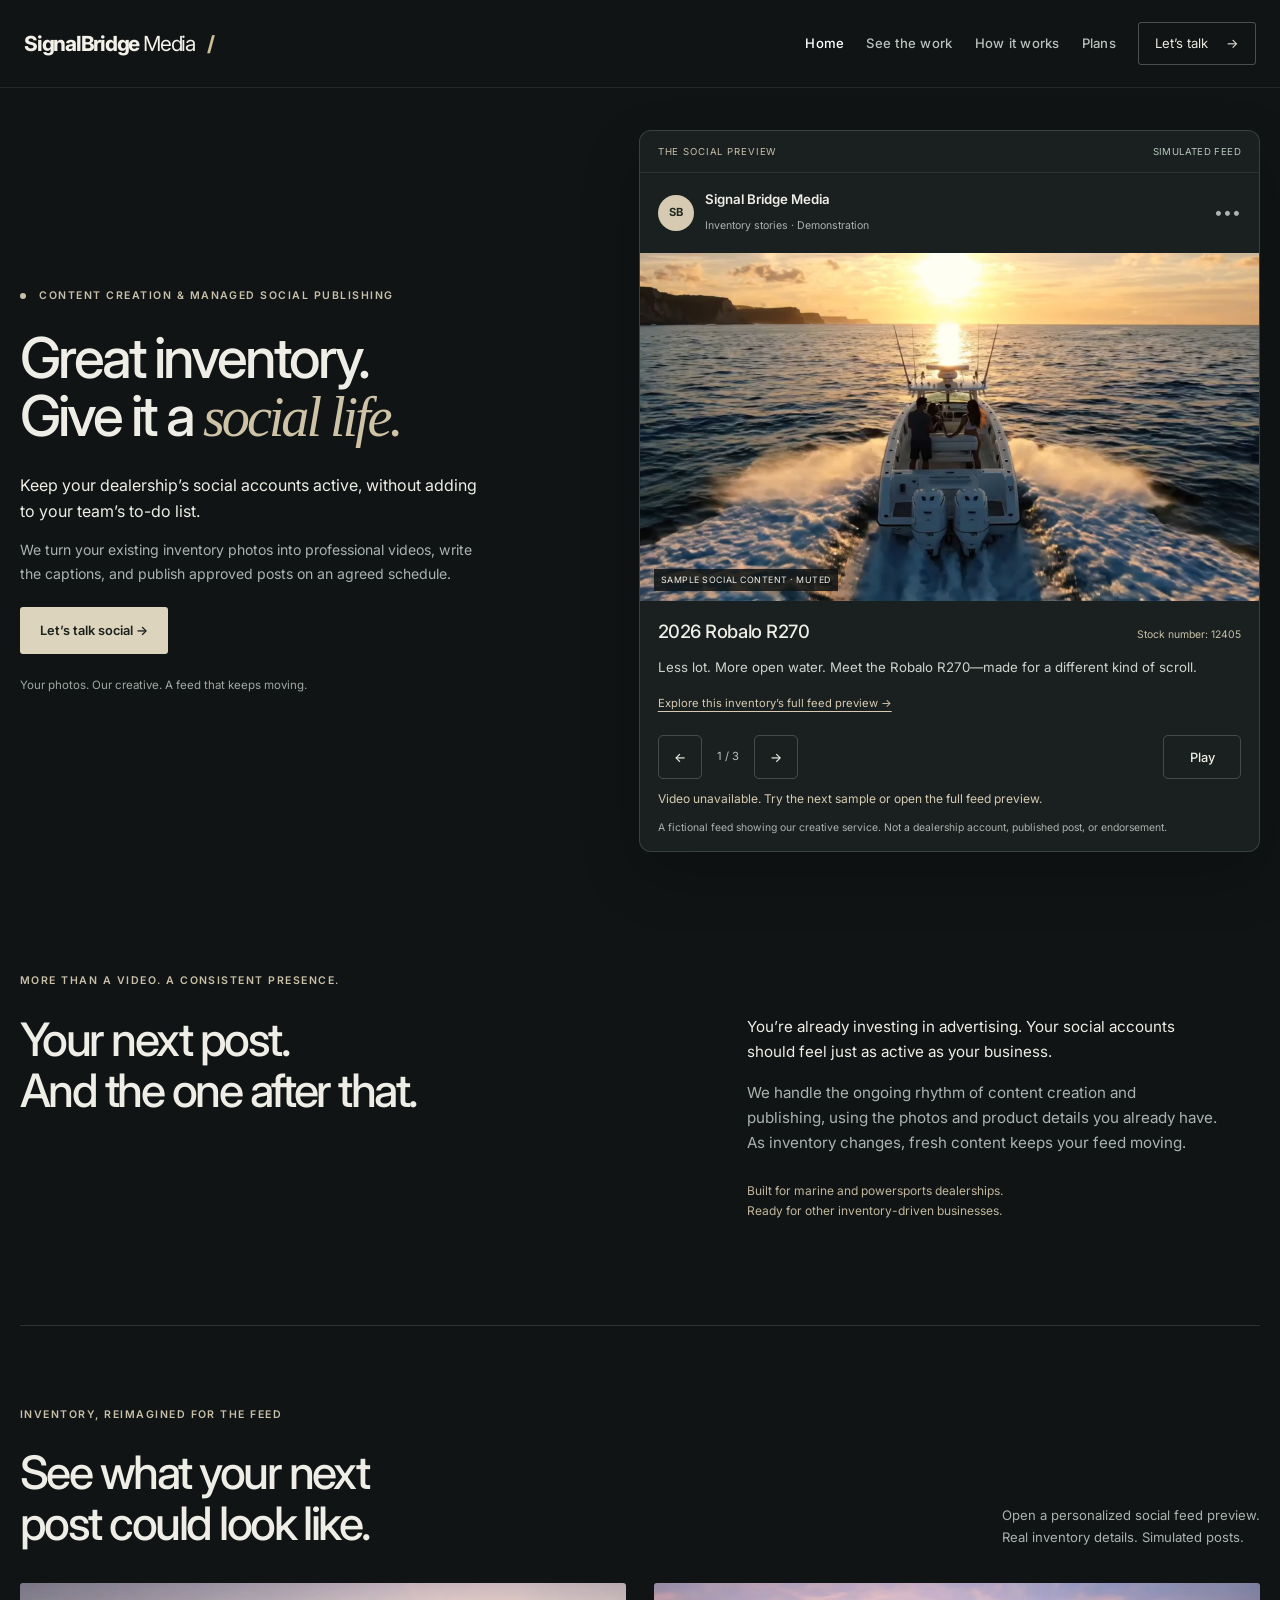
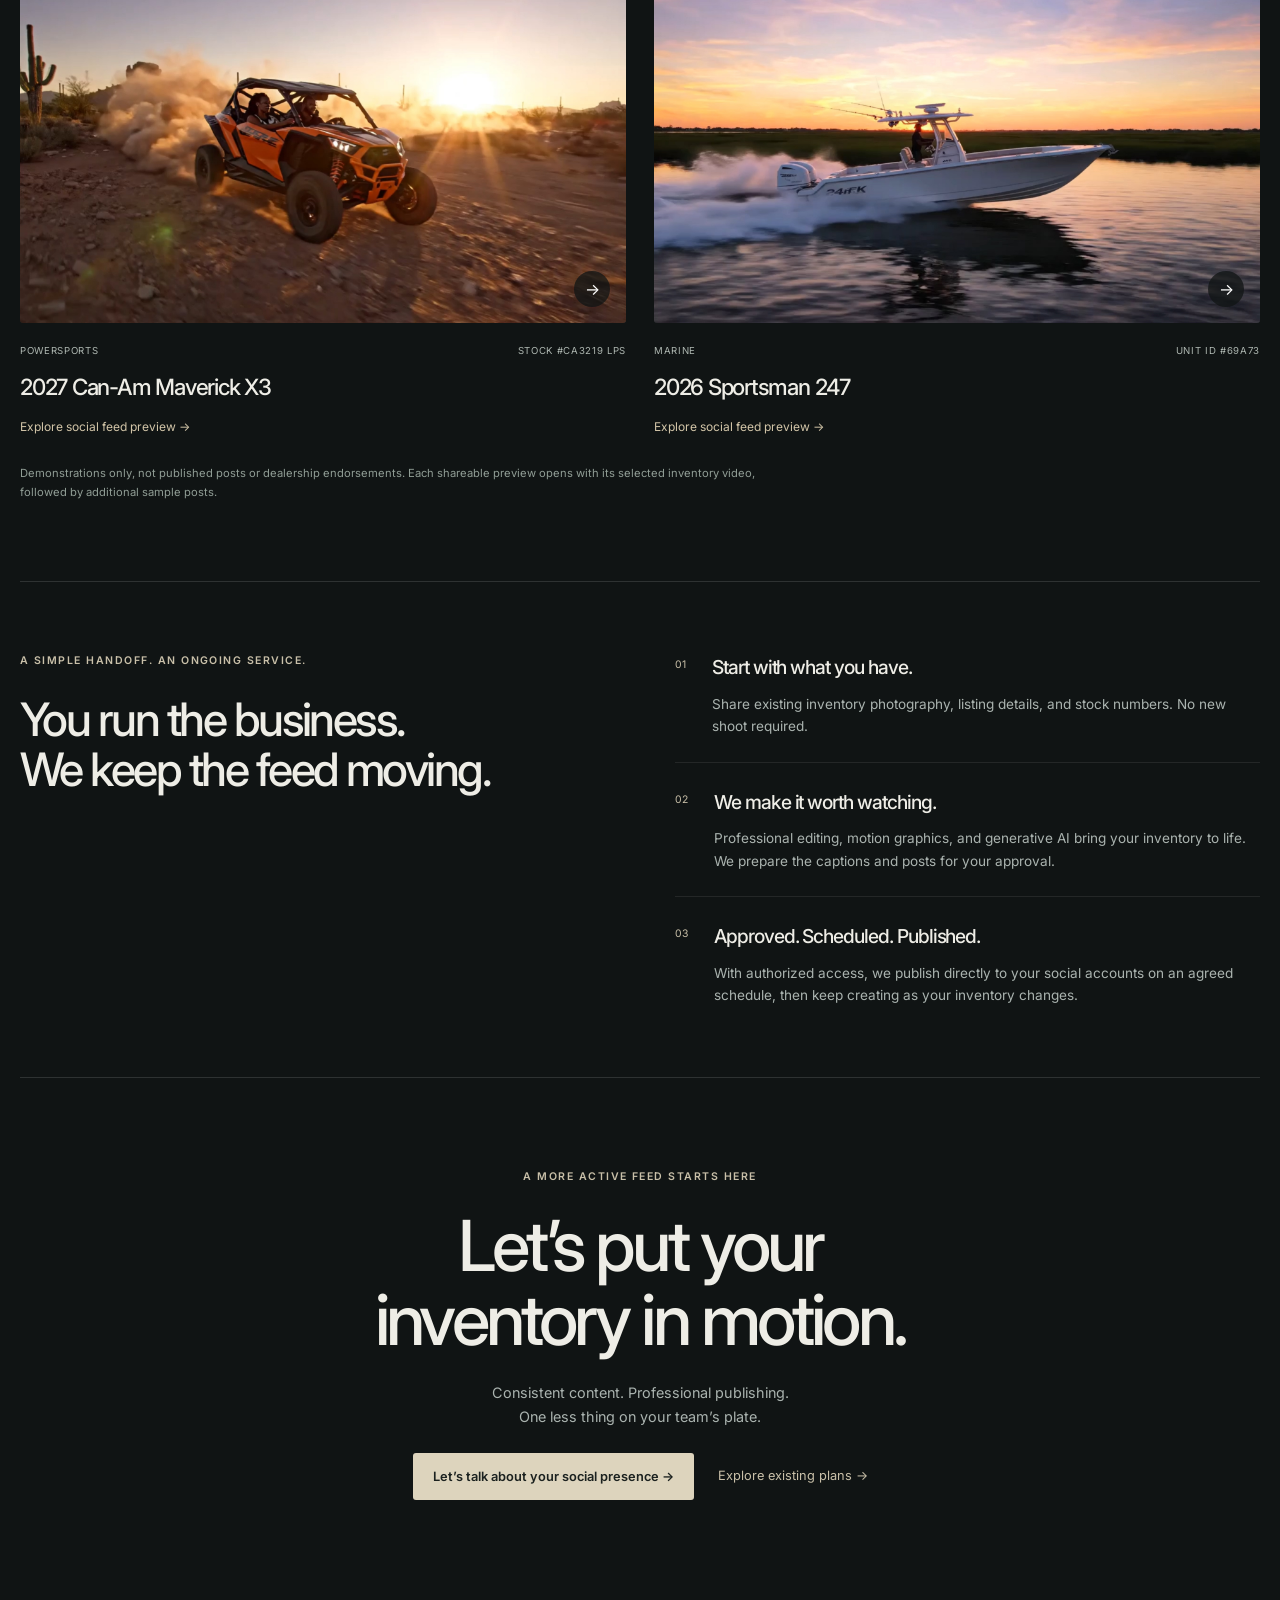
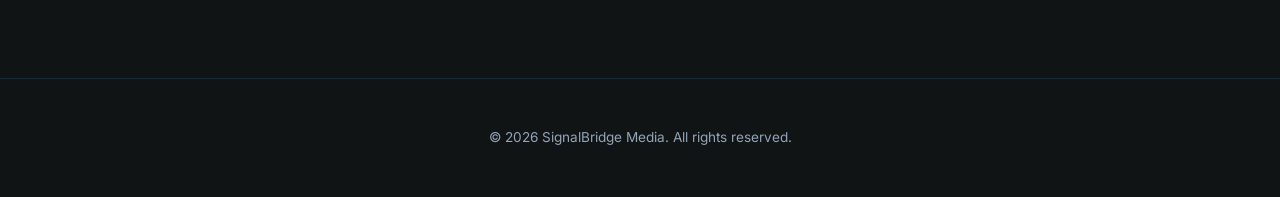
<file: index.html>
<!DOCTYPE html>
<html lang="en">
<head>
  <meta charset="UTF-8">
  <meta name="viewport" content="width=device-width, initial-scale=1.0, maximum-scale=5.0">
  <title>SignalBridge Media | Managed Social Content for Dealerships</title>
  <meta name="description" content="Keep dealership social accounts active. SignalBridge Media creates videos from existing inventory photos, writes captions, and publishes approved content on an agreed schedule.">
  <meta name="keywords" content="dealership video marketing, powersports merchandising, marine dealer video ads, boat inventory videos, ATV UTV marketing, aged inventory velocity">
  <link rel="canonical" href="https://signalbridgemedia.com/">

  <!-- Open Graph / Facebook / LinkedIn / iMessage -->
  <meta property="og:type" content="website">
  <meta property="og:url" content="https://signalbridgemedia.com/">
  <meta property="og:title" content="SignalBridge Media | Turn Stagnant Inventory Into Action Video">
  <meta property="og:description" content="Broadcast-grade 4K action commercials for powersports and marine dealerships. 24-hour turnaround, zero lot disruption. Test a single unit for $199.">
  <meta property="og:image" content="https://signalbridgemedia.com/assets/og-preview.jpg">

  <!-- Twitter / X -->
  <meta name="twitter:card" content="summary_large_image">
  <meta name="twitter:url" content="https://signalbridgemedia.com/">
  <meta name="twitter:title" content="SignalBridge Media | Dealership Video Merchandising">
  <meta name="twitter:description" content="Convert stagnant lot units into 4K cinematic action videos in 24 hours. Zero lot downtime.">
  <meta name="twitter:image" content="https://signalbridgemedia.com/assets/og-preview.jpg">

  <!-- Structured Data (JSON-LD Schema) -->
  <script type="application/ld+json">
  {
    "@context": "https://schema.org",
    "@type": "ProfessionalService",
    "name": "SignalBridge Media",
    "url": "https://signalbridgemedia.com",
    "description": "Turnkey commercial video merchandising and social media automation for powersports and marine dealerships.",
    "serviceType": "Dealership Video Merchandising",
    "areaServed": "United States"
  }
  </script>

  <!-- Google Tech Font Import -->
  <link rel="preconnect" href="https://fonts.googleapis.com">
  <link rel="preconnect" href="https://fonts.gstatic.com" crossorigin>
  <link href="https://fonts.googleapis.com/css2?family=Orbitron:wght@300;700;800;900&family=Inter:wght@400;500;600;700;800&family=JetBrains+Mono:wght@500;700&display=swap" rel="stylesheet">
  <style>
    :root {
      --bg: #030712;
      --card-bg: rgba(15, 23, 42, 0.65);
      --text: #f8fafc;
      --muted: #94a3b8;
      --accent: #38bdf8;
      --accent2: #f97316;
      --line: rgba(56, 189, 248, 0.15);
      --shadow: 0 20px 40px -15px rgba(0, 0, 0, 0.7);
    }

    * { box-sizing: border-box; margin: 0; padding: 0; }
    html {
      background-color: var(--bg);
      color: var(--text);
      font-family: 'Inter', -apple-system, BlinkMacSystemFont, "Segoe UI", Roboto, sans-serif;
      line-height: 1.6;
      scroll-behavior: smooth;
      overflow-x: hidden;
      width: 100%;
      max-width: 100vw;
    }

    body {
      min-height: 100vh;
      background-color: var(--bg);
      background: radial-gradient(120% 80% at 50% 0%, #0e1726 0%, #030712 70%);
      background-attachment: fixed;
      position: relative;
      overflow-x: hidden;
      width: 100%;
      max-width: 100vw;
    }

    header {
      padding: 12px 16px;
      display: flex;
      align-items: center;
      justify-content: space-between;
      gap: 16px;
      border-bottom: 1px solid var(--line);
      background: rgba(3, 7, 18, 0.75);
      backdrop-filter: blur(16px);
      -webkit-backdrop-filter: blur(16px);
      position: sticky;
      top: 0;
      z-index: 100;
      width: 100%;
    }

    .logo {
      font-family: 'Orbitron', sans-serif;
      font-weight: 900;
      font-size: clamp(0.95rem, 3.5vw, 1.25rem);
      letter-spacing: 0.06em;
      color: #ffffff;
      text-transform: uppercase;
      text-shadow: 0 0 12px rgba(56, 189, 248, 0.25);
      display: flex;
      align-items: center;
      white-space: nowrap;
      cursor: pointer;
      text-decoration: none;
    }

    .logo span { color: var(--accent2); }
    .logo .logo-media { font-weight: 300; color: #f8fafc; }

    .header-nav {
      display: flex;
      align-items: center;
      gap: 6px;
      background: rgba(15, 23, 42, 0.7);
      border: 1px solid var(--line);
      padding: 4px;
      border-radius: 9999px;
      backdrop-filter: blur(12px);
      white-space: nowrap;
      flex-shrink: 0;
    }

    .nav-btn {
      background: transparent;
      border: none;
      color: var(--muted);
      font-family: 'Inter', sans-serif;
      font-size: 0.8rem;
      font-weight: 600;
      padding: 8px 16px;
      border-radius: 9999px;
      cursor: pointer;
      letter-spacing: 0.02em;
      transition: all 0.2s ease;
    }

    .nav-btn:hover { color: #ffffff; background: rgba(255, 255, 255, 0.05); }
    .nav-btn.active {
      background: rgba(56, 189, 248, 0.15);
      color: var(--accent);
      border: 1px solid rgba(56, 189, 248, 0.25);
    }

    .page-view { display: none; }
    .page-view.active { display: block; }

    main {
      width: 100%;
      max-width: 1140px;
      margin: 0 auto;
      padding: 32px 20px 48px 20px;
      position: relative;
      z-index: 1;
    }

    .hero {
      text-align: center;
      padding: 56px 32px 48px 32px;
      background: radial-gradient(circle at 50% 30%, rgba(255, 106, 0, 0.12) 0%, rgba(14, 165, 233, 0.08) 45%, rgba(3, 7, 18, 0.95) 100%);
      backdrop-filter: blur(16px);
      -webkit-backdrop-filter: blur(16px);
      border-radius: 20px;
      border: 1px solid rgba(255, 106, 0, 0.25);
      margin-bottom: 48px;
      box-shadow: 0 0 30px rgba(0, 0, 0, 0.6);
    }

    .hero-title {
      font-family: 'Orbitron', sans-serif;
      margin-bottom: 28px;
      font-style: italic;
      transform: skewX(-5deg);
      display: inline-block;
      width: 100%;
      max-width: 960px;
      line-height: 1.15;
    }

    .hero-title-line-1 {
      display: block;
      text-align: center;
      font-size: clamp(1.85rem, 3.8vw, 2.75rem);
      font-weight: 900;
      letter-spacing: 1.5px;
      text-transform: uppercase;
      color: #ffffff;
      line-height: 1.15;
      margin-bottom: 8px;
    }

    .hero-title-line-2 {
      display: block;
      text-align: center;
      font-size: clamp(1.85rem, 3.8vw, 2.75rem);
      font-weight: 900;
      letter-spacing: 0.5px;
      text-transform: uppercase;
      line-height: 1.15;
    }

    .glow-orange {
      color: #ff6a00;
      text-shadow: 0 0 25px rgba(255, 106, 0, 0.7);
    }

    .hero-pills {
      display: flex;
      flex-wrap: wrap;
      justify-content: center;
      gap: 12px;
      margin-top: 22px;
    }

    .hero-pill {
      background: rgba(15, 23, 42, 0.7);
      border: 1px solid rgba(255, 106, 0, 0.25);
      border-radius: 9999px;
      padding: 6px 16px;
      font-size: 0.82rem;
      color: #f1f5f9;
      font-weight: 600;
    }

    .cta-button {
      display: inline-flex;
      align-items: center;
      justify-content: center;
      gap: 10px;
      background: linear-gradient(180deg, #38bdf8 0%, #0284c7 100%);
      color: #030712;
      font-family: 'Orbitron', sans-serif;
      font-weight: 800;
      font-size: 0.85rem;
      padding: 14px 28px;
      border-radius: 10px;
      text-decoration: none;
      text-transform: uppercase;
      letter-spacing: 0.05em;
      border: 1px solid #7dd3fc;
      box-shadow: 0 0 20px rgba(56, 189, 248, 0.45);
      transition: all 0.2s ease-in-out;
      cursor: pointer;
    }

    .cta-button:hover {
      transform: translateY(-2px);
      background: linear-gradient(180deg, #7dd3fc 0%, #38bdf8 100%);
    }

    .hero-scroll-notice {
      display: inline-block;
      margin-top: 24px;
      font-family: 'Orbitron', sans-serif;
      font-size: 0.68rem;
      font-weight: 700;
      color: var(--accent2);
      letter-spacing: 0.12em;
      text-transform: uppercase;
      animation: pulse 2s infinite;
      cursor: pointer;
    }

    .section { margin: 56px 0; }
    .section-title {
      font-family: 'Orbitron', sans-serif;
      font-size: 0.8rem;
      font-weight: 700;
      color: var(--accent);
      letter-spacing: 0.16em;
      text-transform: uppercase;
      margin-bottom: 14px;
      display: flex;
      justify-content: space-between;
      align-items: center;
      flex-wrap: wrap;
      gap: 8px;
    }

    .card {
      background: rgba(15, 23, 42, 0.65);
      backdrop-filter: blur(16px);
      -webkit-backdrop-filter: blur(16px);
      border: 1px solid var(--line);
      border-radius: 16px;
      padding: 32px;
      box-shadow: var(--shadow);
    }

    .spec-grid {
      display: grid;
      grid-template-columns: repeat(auto-fit, minmax(310px, 1fr));
      gap: 24px;
      margin-top: 24px;
      margin-bottom: 40px;
    }

    .spec-card {
      background: rgba(15, 23, 42, 0.7);
      backdrop-filter: blur(16px);
      border: 1px solid var(--line);
      border-radius: 16px;
      overflow: hidden;
      display: flex;
      flex-direction: column;
      box-shadow: var(--shadow);
    }

    .showcase-preview-link { display: block; text-decoration: none; }
    .showcase-preview-link::after { content: "View simulated social feed →"; position: absolute; left: 8px; bottom: 34px; z-index: 7; padding: 5px 8px; border-radius: 4px; background: #030712; color: #fff; font: 600 0.72rem Inter, sans-serif; }
    .showcase-preview-link:focus-visible { outline: 3px solid var(--accent2); outline-offset: 4px; }

    .video-shell {
      position: relative;
      width: 100%;
      aspect-ratio: 16 / 9;
      background: #000;
      overflow: hidden;
      border-bottom: 1px solid var(--line);
    }

    .video-poster-overlay {
      position: absolute;
      top: 0;
      left: 0;
      width: 100%;
      height: 100%;
      object-fit: cover;
      z-index: 3;
      transition: opacity 0.35s ease-in-out;
      pointer-events: none;
    }

    .video-poster-overlay.is-hidden {
      opacity: 0;
      visibility: hidden;
    }

    .reticle-top-left, .reticle-bottom-right, .reticle-top-right, .reticle-bottom-left {
      position: absolute;
      width: 16px;
      height: 16px;
      pointer-events: none;
      z-index: 5;
      opacity: 0.85;
    }
    .reticle-top-left { top: 10px; left: 10px; border-top: 2px solid var(--accent); border-left: 2px solid var(--accent); }
    .reticle-top-right { top: 10px; right: 10px; border-top: 2px solid var(--accent); border-right: 2px solid var(--accent); }
    .reticle-bottom-left { bottom: 38px; left: 10px; border-bottom: 2px solid var(--accent); border-left: 2px solid var(--accent); }
    .reticle-bottom-right { bottom: 38px; right: 10px; border-bottom: 2px solid var(--accent); border-right: 2px solid var(--accent); }

    .video-scanlines {
      position: absolute;
      top: 0; left: 0; right: 0; bottom: 0;
      pointer-events: none;
      background: linear-gradient(rgba(18, 16, 16, 0) 50%, rgba(0, 0, 0, 0.18) 50%);
      background-size: 100% 4px;
      z-index: 2;
      opacity: 0.55;
    }

    .video-stock-badge {
      position: absolute;
      top: 10px; right: 10px;
      background: rgba(3, 7, 18, 0.85);
      border: 1px solid var(--accent);
      color: var(--accent);
      font-family: 'JetBrains Mono', monospace;
      font-size: 0.68rem;
      font-weight: 700;
      padding: 3px 8px;
      border-radius: 4px;
      z-index: 6;
    }

    .hud-ticker-wrap {
      position: absolute;
      bottom: 0; left: 0; right: 0;
      height: 30px;
      background: rgba(3, 7, 18, 0.9);
      border-top: 1px solid rgba(56, 189, 248, 0.25);
      display: flex;
      align-items: center;
      overflow: hidden;
      z-index: 4;
    }

    .hud-status-badge {
      display: flex;
      align-items: center;
      gap: 6px;
      padding: 0 10px;
      font-family: 'Orbitron', sans-serif;
      font-size: 0.6rem;
      font-weight: 800;
      color: var(--accent2);
      background: rgba(15, 23, 42, 0.95);
      border-right: 1px solid rgba(56, 189, 248, 0.2);
      height: 100%;
      white-space: nowrap;
      z-index: 5;
    }

    .rec-dot {
      width: 6px; height: 6px;
      background: var(--accent2);
      border-radius: 50%;
      animation: pulse 1.5s infinite;
    }

    .hud-ticker-track {
      display: flex;
      white-space: nowrap;
      animation: ticker 20s linear infinite;
    }

    .hud-ticker-item {
      font-family: 'Orbitron', sans-serif;
      font-size: 0.58rem;
      font-weight: 700;
      color: var(--accent);
      letter-spacing: 0.1em;
      text-transform: uppercase;
      padding: 0 18px;
    }

    .spec-card-body {
      padding: 24px;
      display: flex;
      flex-direction: column;
      flex-grow: 1;
    }

    .spec-meta-tag {
      font-family: 'JetBrains Mono', monospace;
      font-size: 0.68rem;
      font-weight: 700;
      color: var(--accent2);
      letter-spacing: 0.08em;
      text-transform: uppercase;
      margin-bottom: 6px;
    }

    .spec-card-title {
      font-family: 'Orbitron', sans-serif;
      font-size: 1.05rem;
      font-weight: 800;
      color: #ffffff;
      margin-bottom: 8px;
      line-height: 1.35;
      min-height: 2.7em;
      display: flex;
      align-items: center;
    }

    .spec-card-desc {
      font-size: 0.88rem;
      color: var(--muted);
      line-height: 1.5;
      margin-bottom: 16px;
      flex-grow: 1;
    }

    .spec-pill-specs {
      display: flex;
      align-items: center;
      gap: 6px;
      font-family: 'JetBrains Mono', monospace;
      font-size: 0.72rem;
      color: #7b8895;
      padding-bottom: 16px;
      margin-bottom: 16px;
      border-bottom: 1px solid rgba(56, 189, 248, 0.1);
      flex-wrap: wrap;
    }

    .spec-pill-specs .spec-hi { color: #00e599; font-weight: 700; }

    .claim-action-btn {
      display: inline-flex;
      align-items: center;
      justify-content: center;
      background: rgba(56, 189, 248, 0.08);
      border: 1px solid rgba(56, 189, 248, 0.3);
      color: var(--accent);
      font-family: 'Orbitron', sans-serif;
      font-size: 0.8rem;
      font-weight: 800;
      padding: 12px 14px;
      border-radius: 8px;
      cursor: pointer;
      text-transform: uppercase;
      letter-spacing: 0.06em;
      text-decoration: none;
      width: 100%;
    }

    .claim-action-btn:hover { background: var(--accent); color: #030712; }

    .turnkey-system-strip {
      margin-top: 32px;
      border-top: 1px solid var(--line);
      padding-top: 32px;
    }

    .turnkey-pillars {
      display: grid;
      grid-template-columns: repeat(auto-fit, minmax(280px, 1fr));
      gap: 20px;
      margin-top: 16px;
    }

    .turnkey-pillar-box {
      background: rgba(3, 7, 18, 0.55);
      border: 1px solid rgba(56, 189, 248, 0.15);
      border-radius: 12px;
      padding: 20px;
    }

    .turnkey-pillar-box .num {
      font-family: 'JetBrains Mono', monospace;
      font-size: 0.8rem;
      font-weight: 700;
      color: var(--accent2);
      margin-bottom: 6px;
    }

    .turnkey-pillar-box h4 {
      font-family: 'Orbitron', sans-serif;
      font-size: 0.95rem;
      color: #ffffff;
      margin-bottom: 8px;
    }

    .turnkey-pillar-box p {
      font-size: 0.84rem;
      color: var(--muted);
      line-height: 1.45;
    }

    @keyframes ticker {
      0% { transform: translateX(0); }
      100% { transform: translateX(-50%); }
    }

    @keyframes pulse {
      0%, 100% { opacity: 1; }
      50% { opacity: 0.3; }
    }

    video {
      object-fit: cover;
      width: 100%;
      height: 100%;
      display: block;
      accent-color: var(--accent);
      cursor: pointer;
    }

    .grid-3 {
      display: grid;
      grid-template-columns: repeat(auto-fit, minmax(280px, 1fr));
      gap: 24px;
      margin-top: 24px;
    }

    .feature-card {
      background: rgba(15, 23, 42, 0.65);
      backdrop-filter: blur(16px);
      -webkit-backdrop-filter: blur(16px);
      border: 1px solid var(--line);
      border-radius: 16px;
      padding: 28px;
      box-shadow: var(--shadow);
    }

    .feature-num {
      font-family: 'Orbitron', sans-serif;
      font-size: 1.4rem;
      font-weight: 900;
      color: var(--accent);
      margin-bottom: 8px;
    }

    .plans-subpage-grid {
      display: grid;
      grid-template-columns: repeat(auto-fit, minmax(290px, 1fr));
      gap: 28px;
      margin-top: 32px;
    }

    .plan-card-box {
      background: rgba(15, 23, 42, 0.65);
      backdrop-filter: blur(16px);
      -webkit-backdrop-filter: blur(16px);
      border: 1px solid var(--line);
      border-radius: 16px;
      padding: 36px 28px;
      display: flex;
      flex-direction: column;
      justify-content: space-between;
      position: relative;
      cursor: pointer;
      box-shadow: var(--shadow);
    }

    .plan-card-box.featured {
      border: 1px solid rgba(56, 189, 248, 0.5);
      background: linear-gradient(180deg, rgba(15, 23, 42, 0.75) 0%, rgba(14, 165, 233, 0.08) 100%);
    }

    .plan-badge-tag {
      position: absolute;
      top: -12px;
      right: 24px;
      background: var(--accent2);
      color: #030712;
      font-family: 'Orbitron', sans-serif;
      font-weight: 900;
      font-size: 0.65rem;
      padding: 4px 12px;
      border-radius: 12px;
      text-transform: uppercase;
    }

    .plan-title-head {
      font-family: 'Orbitron', sans-serif;
      font-size: 1.35rem;
      font-weight: 800;
      color: #ffffff;
      margin-bottom: 8px;
    }

    .plan-cost {
      font-family: 'Orbitron', sans-serif;
      font-size: 2.2rem;
      font-weight: 900;
      color: var(--accent);
      margin: 12px 0 6px 0;
    }

    .plan-cost span {
      font-size: 0.85rem;
      color: var(--muted);
      font-family: 'Inter', sans-serif;
    }

    .plan-brief-desc {
      font-size: 0.88rem;
      color: var(--muted);
      margin-bottom: 24px;
      line-height: 1.5;
    }

    .plan-bullet-list {
      list-style: none;
      margin-bottom: 28px;
      display: flex;
      flex-direction: column;
      gap: 12px;
    }

    .plan-bullet-list li {
      font-size: 0.88rem;
      color: var(--text);
      display: flex;
      gap: 10px;
    }

    .plan-bullet-list li::before {
      content: "✓";
      color: var(--accent);
      font-weight: 900;
    }

    .request-form-card {
      background: rgba(15, 23, 42, 0.65);
      backdrop-filter: blur(16px);
      -webkit-backdrop-filter: blur(16px);
      border: 1px solid var(--line);
      border-radius: 16px;
      padding: 40px 32px;
      max-width: 680px;
      margin: 24px auto 0 auto;
      box-shadow: var(--shadow);
    }

    .form-group {
      margin-bottom: 20px;
      text-align: left;
    }

    .form-group label {
      display: block;
      font-family: 'Orbitron', sans-serif;
      font-size: 0.75rem;
      font-weight: 700;
      color: var(--accent);
      letter-spacing: 0.06em;
      text-transform: uppercase;
      margin-bottom: 8px;
    }

    .form-control {
      width: 100%;
      padding: 12px 16px;
      background: rgba(3, 7, 18, 0.7);
      border: 1px solid rgba(56, 189, 248, 0.2);
      border-radius: 8px;
      color: #ffffff;
      font-family: 'Inter', sans-serif;
      font-size: 0.92rem;
      outline: none;
    }

    .form-control:focus {
      border-color: var(--accent);
      box-shadow: 0 0 12px rgba(56, 189, 248, 0.25);
    }

    .back-btn {
      display: inline-flex;
      align-items: center;
      gap: 6px;
      background: transparent;
      border: none;
      color: var(--muted);
      font-family: 'Orbitron', sans-serif;
      font-size: 0.75rem;
      font-weight: 700;
      cursor: pointer;
      text-transform: uppercase;
      margin-bottom: 16px;
    }

    footer {
      text-align: center;
      padding: 48px 20px;
      color: var(--muted);
      font-size: 0.85rem;
      border-top: 1px solid var(--line);
      margin-top: 80px;
    }

    @media (max-width: 640px) {
      header { padding: 12px; gap: 8px; }
      .logo { font-size: 0.85rem; }
      .header-nav { gap: 4px; padding: 3px; }
      main { padding: 16px 12px 32px 12px; }
      .hero { padding: 32px 16px 28px 16px; margin-bottom: 32px; }
      .request-form-card, .card { padding: 24px 18px; }
      .nav-btn { padding: 5px 8px; font-size: 0.75rem; }
      .spec-grid { grid-template-columns: 1fr; }
    }
  </style>
  <link rel="stylesheet" href="homepage.css">
  <script src="homepage.js" defer></script>
</head>
<body>

  <a class="home-skip" href="#main-content">Skip to content</a>
  <header class="site-navigation">
    <a href="#home" onclick="showView('home'); return false" class="wordmark" aria-label="SignalBridge Media home">SignalBridge<span>Media</span><i aria-hidden="true">/</i></a>
    <button class="menu-toggle" aria-expanded="false" aria-controls="primary-navigation">Menu <span aria-hidden="true">+</span></button>
    <nav class="header-nav" id="primary-navigation" aria-label="Main navigation">
      <a href="#home" onclick="showView('home'); return false" id="nav-home" class="nav-btn active">Home</a>
      <a href="#inventory" onclick="scrollToInventory(); return false" id="nav-inventory" class="nav-btn">See the work</a>
      <a href="#workflow" onclick="scrollToWorkflow(); return false" id="nav-workflow" class="nav-btn">How it works</a>
      <a href="#plans" onclick="showView('plans'); return false" id="nav-plans" class="nav-btn">Plans</a>
      <a class="nav-contact" href="mailto:rob@signalbridgemedia.com">Let’s talk <span aria-hidden="true">→</span></a>
    </nav>
  </header>

  <main id="main-content" tabindex="-1">
    <!-- Homepage redesign. Plans and intake remain unchanged. -->
    <div id="view-home" class="page-view active">
      <section class="home-intro home-feed-intro" aria-labelledby="home-title">
        <div class="feed-intro-copy">
          <p class="home-eyebrow"><span></span> CONTENT CREATION &amp; MANAGED SOCIAL PUBLISHING</p>
          <h1 id="home-title">Great inventory.<br>Give it a <em>social life.</em></h1>
          <div class="intro-copy"><p>Keep your dealership’s social accounts active, without adding to your team’s to-do list.</p><p class="home-muted">We turn your existing inventory photos into professional videos, write the captions, and publish approved posts on an agreed schedule.</p><a class="home-button" href="mailto:rob@signalbridgemedia.com">Let’s talk social →</a></div>
          <p class="feed-intro-note">Your photos. Our creative. A feed that keeps moving.</p>
        </div>
        <section class="social-showcase" aria-label="Signal Bridge Media simulated social feed" aria-roledescription="carousel">
          <div class="showcase-topline"><span>THE SOCIAL PREVIEW</span><span class="showcase-simulation">SIMULATED FEED</span></div>
          <article class="showcase-post" aria-labelledby="showcase-title">
            <div class="showcase-profile"><span class="showcase-avatar" aria-hidden="true">SB</span><div><p>Signal Bridge Media</p><span>Inventory stories · Demonstration</span></div><span class="showcase-mark" aria-hidden="true">•••</span></div>
            <div class="showcase-media">
              <video id="showcase-video" muted playsinline preload="none" poster="poster-robalo-r270.jpg" aria-label="2026 Robalo R270 sample social video"></video>
              <span class="showcase-media-label">SAMPLE SOCIAL CONTENT · MUTED</span>
            </div>
            <div class="showcase-copy"><div class="showcase-vehicle"><h2 id="showcase-title">2026 Robalo R270</h2><p id="showcase-reference">Stock number: 12405</p></div><p id="showcase-caption">Less lot. More open water. Meet the Robalo R270—made for a different kind of scroll.</p><a id="showcase-demo-link" href="preview.html?inventory=robalo-r270">Explore this inventory’s full feed preview →</a></div>
          </article>
          <div class="showcase-controls"><button id="showcase-previous" type="button" aria-label="Previous inventory video" disabled>←</button><span id="showcase-position">1 / 3</span><button id="showcase-next" type="button" aria-label="Next inventory video" disabled>→</button><button id="showcase-toggle" type="button" aria-label="Pause sequential video playback" disabled>Pause</button></div>
          <p id="showcase-status" class="showcase-status" role="status">Loading sample posts…</p>
          <p class="showcase-disclaimer">A fictional feed showing our creative service. Not a dealership account, published post, or endorsement.</p>
          <noscript><p class="showcase-status">Enable JavaScript for the video sequence, or open the full feed preview above.</p></noscript>
        </section>
      </section>

      <section class="home-service" aria-labelledby="service-title">
        <p class="home-eyebrow">MORE THAN A VIDEO. A CONSISTENT PRESENCE.</p>
        <div class="service-grid"><h2 id="service-title">Your next post.<br>And the one after that.</h2><div><p>You’re already investing in advertising. Your social accounts should feel just as active as your business.</p><p class="home-muted">We handle the ongoing rhythm of content creation and publishing, using the photos and product details you already have. As inventory changes, fresh content keeps your feed moving.</p><p class="home-service-note">Built for marine and powersports dealerships.<br>Ready for other inventory-driven businesses.</p></div></div>
      </section>

      <section id="inventory" class="home-work" aria-labelledby="work-title">
        <div class="work-heading"><div><p class="home-eyebrow">INVENTORY, REIMAGINED FOR THE FEED</p><h2 id="work-title">See what your next<br>post could look like.</h2></div><p class="home-muted">Open a personalized social feed preview.<br>Real inventory details. Simulated posts.</p></div>
        <div class="work-grid">
          <article><a class="work-film" href="preview.html?inventory=canam-maverick" aria-label="Open simulated social feed for 2027 Can-Am Maverick X3"><img src="poster-canam-maverick.jpg" alt="Can-Am Maverick X3 sample video poster" loading="lazy" width="1280" height="720"><span class="work-open" aria-hidden="true">→</span></a><div class="work-meta"><span>POWERSPORTS</span><span>STOCK #CA3219 LPS</span></div><h3>2027 Can-Am Maverick X3</h3><a class="work-link" href="preview.html?inventory=canam-maverick">Explore social feed preview →</a></article>
          <article><a class="work-film" href="preview.html?inventory=sportsman-247" aria-label="Open simulated social feed for 2026 Sportsman 247"><img src="poster-sportsman-247.jpg" alt="Sportsman 247 sample video poster" loading="lazy" width="1280" height="720"><span class="work-open" aria-hidden="true">→</span></a><div class="work-meta"><span>MARINE</span><span>UNIT ID #69A73</span></div><h3>2026 Sportsman 247</h3><a class="work-link" href="preview.html?inventory=sportsman-247">Explore social feed preview →</a></article>
        </div>
        <p class="home-demo-note">Demonstrations only, not published posts or dealership endorsements. Each shareable preview opens with its selected inventory video, followed by additional sample posts.</p>
      </section>

      <section class="home-process" id="workflow" aria-labelledby="process-title">
        <div><p class="home-eyebrow">A SIMPLE HANDOFF. AN ONGOING SERVICE.</p><h2 id="process-title">You run the business.<br>We keep the feed moving.</h2></div>
        <ol class="process-list"><li><span>01</span><div><h3>Start with what you have.</h3><p>Share existing inventory photography, listing details, and stock numbers. No new shoot required.</p></div></li><li><span>02</span><div><h3>We make it worth watching.</h3><p>Professional editing, motion graphics, and generative AI bring your inventory to life. We prepare the captions and posts for your approval.</p></div></li><li><span>03</span><div><h3>Approved. Scheduled. Published.</h3><p>With authorized access, we publish directly to your social accounts on an agreed schedule, then keep creating as your inventory changes.</p></div></li></ol>
      </section>
      <section class="home-closing" aria-labelledby="closing-title"><p class="home-eyebrow">A MORE ACTIVE FEED STARTS HERE</p><h2 id="closing-title">Let’s put your<br>inventory in motion.</h2><p>Consistent content. Professional publishing.<br>One less thing on your team’s plate.</p><div><a class="home-button" href="mailto:rob@signalbridgemedia.com">Let’s talk about your social presence →</a><a class="home-text-link" href="#plans" onclick="showView('plans'); return false">Explore existing plans →</a></div></section>
    </div>

    <!-- VIEW 2: PLANS -->
    <div id="view-plans" class="page-view">
      <button onclick="showView('home')" class="back-btn">&larr; Back to Main Overview</button>
      <div class="section-title">Service Packages & Plans</div>
      <h2 style="font-family: 'Orbitron', sans-serif; font-weight: 700; font-size: 1.8rem; margin-bottom: 10px; color: var(--text);">Keep Your Dealership's Social Feeds Fresh</h2>
      <p style="color: var(--muted); margin-bottom: 30px; max-width: 650px;">Click any package box below to send an onboarding request directly to our rendering team.</p>

      <div class="plans-subpage-grid">
        <div class="plan-card-box" onclick="openRequestForm('Start With a Single Unit for $199')">
          <div>
            <div class="plan-title-head">Single Unit Feature</div>
            <div class="plan-cost">$199 <span>/ unit</span></div>
            <div class="plan-brief-desc">Perfect for moving a stubborn, high-interest unit fast or testing our turnaround speed.</div>
            <ul class="plan-bullet-list">
              <li>1x 4K Lifestyle Video Asset (Vertical 9:16 + Widescreen 16:9)</li>
              <li>Delivered in under 24 hours</li>
              <li>Zero lot disruption</li>
            </ul>
          </div>
          <button class="cta-button" style="width: 100%;">Start With 1 Unit for $199 &rarr;</button>
        </div>

        <div class="plan-card-box featured" onclick="openRequestForm('Core Lot Autopilot for $1,495/mo')">
          <div class="plan-badge-tag">MOST POPULAR</div>
          <div>
            <div class="plan-title-head">Core Lot Autopilot</div>
            <div class="plan-cost">$1,495 <span>/ month</span></div>
            <div class="plan-brief-desc">10 Lifestyle Videos per month (~$149/unit). Keeps your social feeds active with new inventory drops.</div>
            <ul class="plan-bullet-list">
              <li>10x 4K Active Lifestyle Videos per month</li>
              <li>100% Hands-Free: We manage, schedule, and post directly to your social feeds</li>
              <li>Priority 24-hour turnaround queue</li>
            </ul>
          </div>
          <button class="cta-button" style="width: 100%;">Select Core Autopilot &rarr;</button>
        </div>

        <div class="plan-card-box" onclick="openRequestForm('Full Showroom Velocity for $2,995/mo')">
          <div>
            <div class="plan-title-head">Full Showroom Velocity</div>
            <div class="plan-cost">$2,995 <span>/ month</span></div>
            <div class="plan-brief-desc">25 Lifestyle Videos per month (~$119/unit). Total video coverage for high-volume dealers.</div>
            <ul class="plan-bullet-list">
              <li>25x 4K Lifestyle Videos per month across all new arrivals</li>
              <li>Complete social feed management &amp; publishing</li>
              <li>Dedicated account manager</li>
            </ul>
          </div>
          <button class="cta-button" style="width: 100%;">Select Full Showroom Velocity &rarr;</button>
        </div>
      </div>
    </div>

    <!-- VIEW 3: REQUEST FORM -->
    <div id="view-request" class="page-view">
      <div id="request-header">
        <button onclick="showView('plans')" class="back-btn">&larr; Back to Plans</button>
        <div class="section-title">// FAST-TRACK INTAKE</div>
        <h2 style="font-family: 'Orbitron', sans-serif; font-weight: 700; font-size: 1.8rem; margin-bottom: 8px;" id="selected-plan-title">Package Request</h2>
        <p style="color: var(--muted); margin-bottom: 24px;">Submit your dealership details below. Production begins immediately upon receipt.</p>
      </div>

      <div class="request-form-card" id="request-form-card-container">
        <form id="dealership-request-form" action="https://formspree.io/f/mwllvkdb" method="POST" novalidate>
          <input type="hidden" id="selected-package-input" name="selected_plan" value="Start With a Single Unit for $199">

          <div class="form-group">
            <label for="gm-name">Your Full Name / Title</label>
            <input type="text" id="gm-name" name="full_name" class="form-control" placeholder="e.g. John Miller, General Manager" required>
          </div>

          <div class="form-group">
            <label for="dealership-name">Dealership Name & Location</label>
            <input type="text" id="dealership-name" name="dealership" class="form-control" placeholder="e.g. Gulf Coast Powersports - Houma, LA" required>
          </div>

          <div class="form-group">
            <label for="gm-email">Direct Work Email</label>
            <input type="email" id="gm-email" name="email" class="form-control" placeholder="john@gulfcoastpowersports.com" required>
          </div>

          <div class="form-group">
            <label for="gm-phone">Direct Phone / Cell</label>
            <input type="tel" id="gm-phone" name="phone" class="form-control" placeholder="(555) 019-2831" required>
          </div>

          <div class="form-group">
            <label for="unit-url">Unit Listing URL or Stock # (Optional)</label>
            <input type="text" id="unit-url" name="listing_url" class="form-control" placeholder="e.g. https://yourdealer.com/inventory/unit-1234">
          </div>

          <button type="submit" id="request-submit-btn" class="cta-button" style="width: 100%; margin-top: 10px;">SUBMIT UNIT FOR PRODUCTION &rarr;</button>
          <p id="form-error-msg" style="display: none; color: #f87171; font-size: 0.92rem; margin-top: 12px; text-align: center; background: rgba(239, 68, 68, 0.1); border: 1px solid rgba(239, 68, 68, 0.3); border-radius: 8px; padding: 10px 14px;"></p>
        </form>
      </div>
    </div>
  </main>

  <footer>
    &copy; 2026 SignalBridge Media. All rights reserved.
  </footer>

  <script>
    function updateNavState(activeNavId) {
      document.querySelectorAll('.header-nav .nav-btn').forEach(btn => btn.classList.remove('active'));
      if (activeNavId) {
        const activeBtn = document.getElementById(activeNavId);
        if (activeBtn) activeBtn.classList.add('active');
      }
    }

    function showView(viewId, isBackNavigation) {
      if (!document.getElementById('view-' + viewId)) viewId = 'home';
      document.querySelectorAll('.page-view').forEach(view => view.classList.remove('active'));
      document.getElementById('view-' + viewId).classList.add('active');
      window.scrollTo(0, 0);
      document.querySelector('.menu-toggle').setAttribute('aria-expanded', 'false');
      document.getElementById('primary-navigation').classList.remove('is-open');
      document.getElementById('main-content').focus({ preventScroll: true });

      if (viewId === 'home') updateNavState('nav-home');
      else if (viewId === 'plans') updateNavState('nav-plans');
      else updateNavState(null);

      if (!isBackNavigation) history.pushState({ view: viewId }, '', '#' + viewId);
    }

    function scrollToInventory() {
      if (!document.getElementById('view-home').classList.contains('active')) showView('home');
      updateNavState('nav-inventory');
      setTimeout(() => {
        const el = document.getElementById('inventory');
        if (el) el.scrollIntoView({ behavior: 'smooth' });
      }, 50);
    }

    function scrollToWorkflow() {
      if (!document.getElementById('view-home').classList.contains('active')) showView('home');
      updateNavState('nav-workflow');
      setTimeout(() => {
        const el = document.getElementById('workflow');
        if (el) el.scrollIntoView({ behavior: 'smooth' });
      }, 50);
    }

    let initialFormHTML = null;
    function openRequestForm(packageName, defaultUnit) {
      const reqHeader = document.getElementById('request-header');
      if (reqHeader) reqHeader.style.display = 'block';

      const container = document.getElementById('request-form-card-container');
      if (container && initialFormHTML && !document.getElementById('dealership-request-form')) {
        container.innerHTML = initialFormHTML;
        attachFormSubmitListener();
      }

      document.getElementById('selected-plan-title').innerText = packageName;
      const pkgInput = document.getElementById('selected-package-input');
      if (pkgInput) pkgInput.value = packageName;

      const unitInput = document.getElementById('unit-url');
      if (unitInput && defaultUnit) unitInput.value = defaultUnit;

      showView('request');
    }

    function attachFormSubmitListener() {
      const form = document.getElementById('dealership-request-form');
      if (!form) return;

      form.addEventListener('submit', function(e) {
        e.preventDefault();
        const submitBtn = document.getElementById('request-submit-btn');
        submitBtn.innerText = 'TRANSMITTING TO STUDIO...';
        submitBtn.disabled = true;

        fetch('https://formspree.io/f/mwllvkdb', {
          method: 'POST',
          body: new FormData(form),
          headers: { 'Accept': 'application/json' }
        })
        .then(response => {
          if (response.ok) {
            const reqHeader = document.getElementById('request-header');
            if (reqHeader) reqHeader.style.display = 'none';
            window.scrollTo({ top: 0, behavior: 'smooth' });

            const cardContainer = document.getElementById('request-form-card-container');
            if (cardContainer) {
              cardContainer.innerHTML = `
                <div style="text-align: center; padding: 12px 8px;">
                  <h3 style="font-family: 'Orbitron', sans-serif; font-size: 1.15rem; font-weight: 800; color: #ffffff; margin-bottom: 16px;">
                    <span style='color: #22c55e;'>✓</span> INVENTORY DETAILS RECEIVED
                  </h3>
                  <p style="color: var(--muted); font-size: 0.95rem; line-height: 1.6; max-width: 580px; margin: 0 auto;">
                    Thank you. A member of our production desk is reviewing your unit assets now and will contact you shortly to confirm specs and campaign delivery.
                  </p>
                </div>
              `;
            }
          }
        })
        .catch(() => {
          submitBtn.disabled = false;
          submitBtn.innerText = 'SUBMIT UNIT FOR PRODUCTION →';
        });
      });
    }

    document.addEventListener('DOMContentLoaded', () => {
      const container = document.getElementById('request-form-card-container');
      if (container) initialFormHTML = container.innerHTML;
      attachFormSubmitListener();

    });

    window.addEventListener('popstate', (e) => {
      showView(e.state && e.state.view ? e.state.view : location.hash === '#plans' ? 'plans' : 'home', true);
    });
    const initialView = location.hash === '#plans' ? 'plans' : 'home';
    showView(initialView, true);
    history.replaceState({ view: initialView }, '', location.hash || '#home');
  </script>
</body>
</html>
</file>
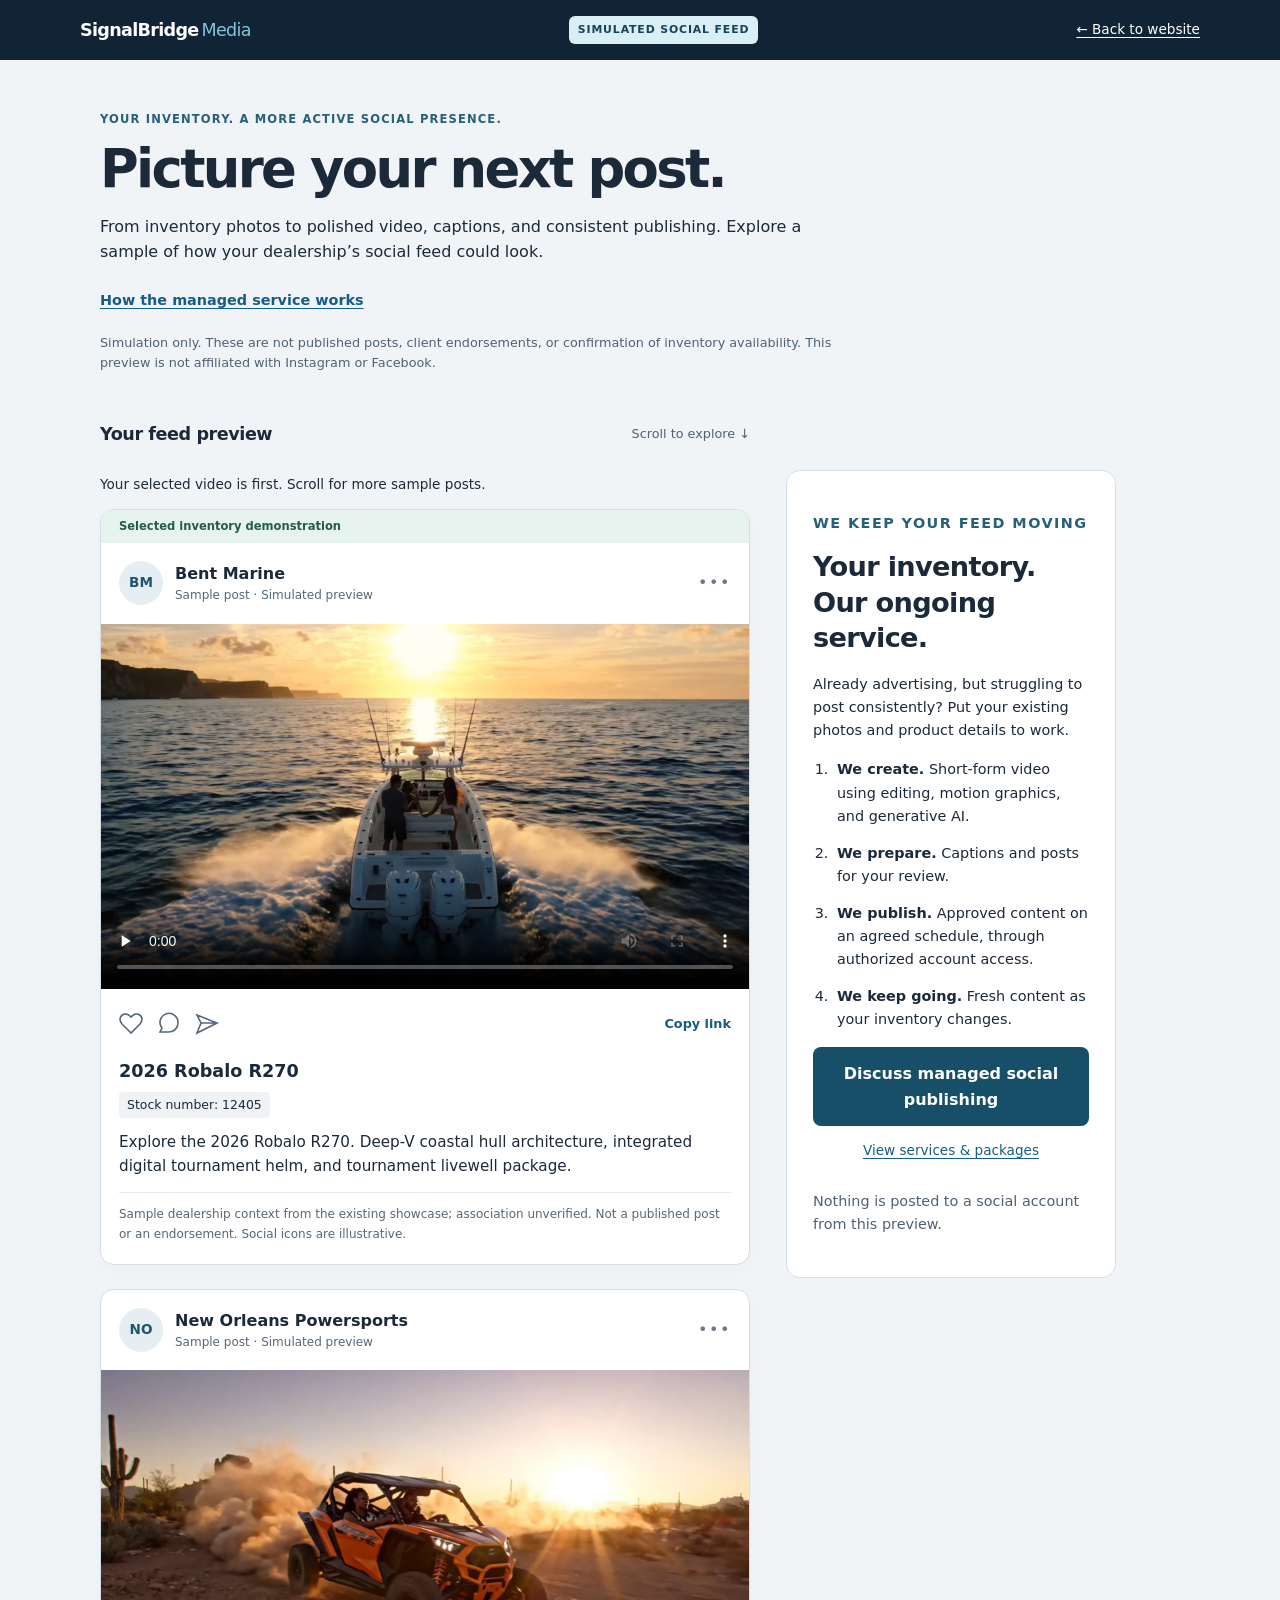
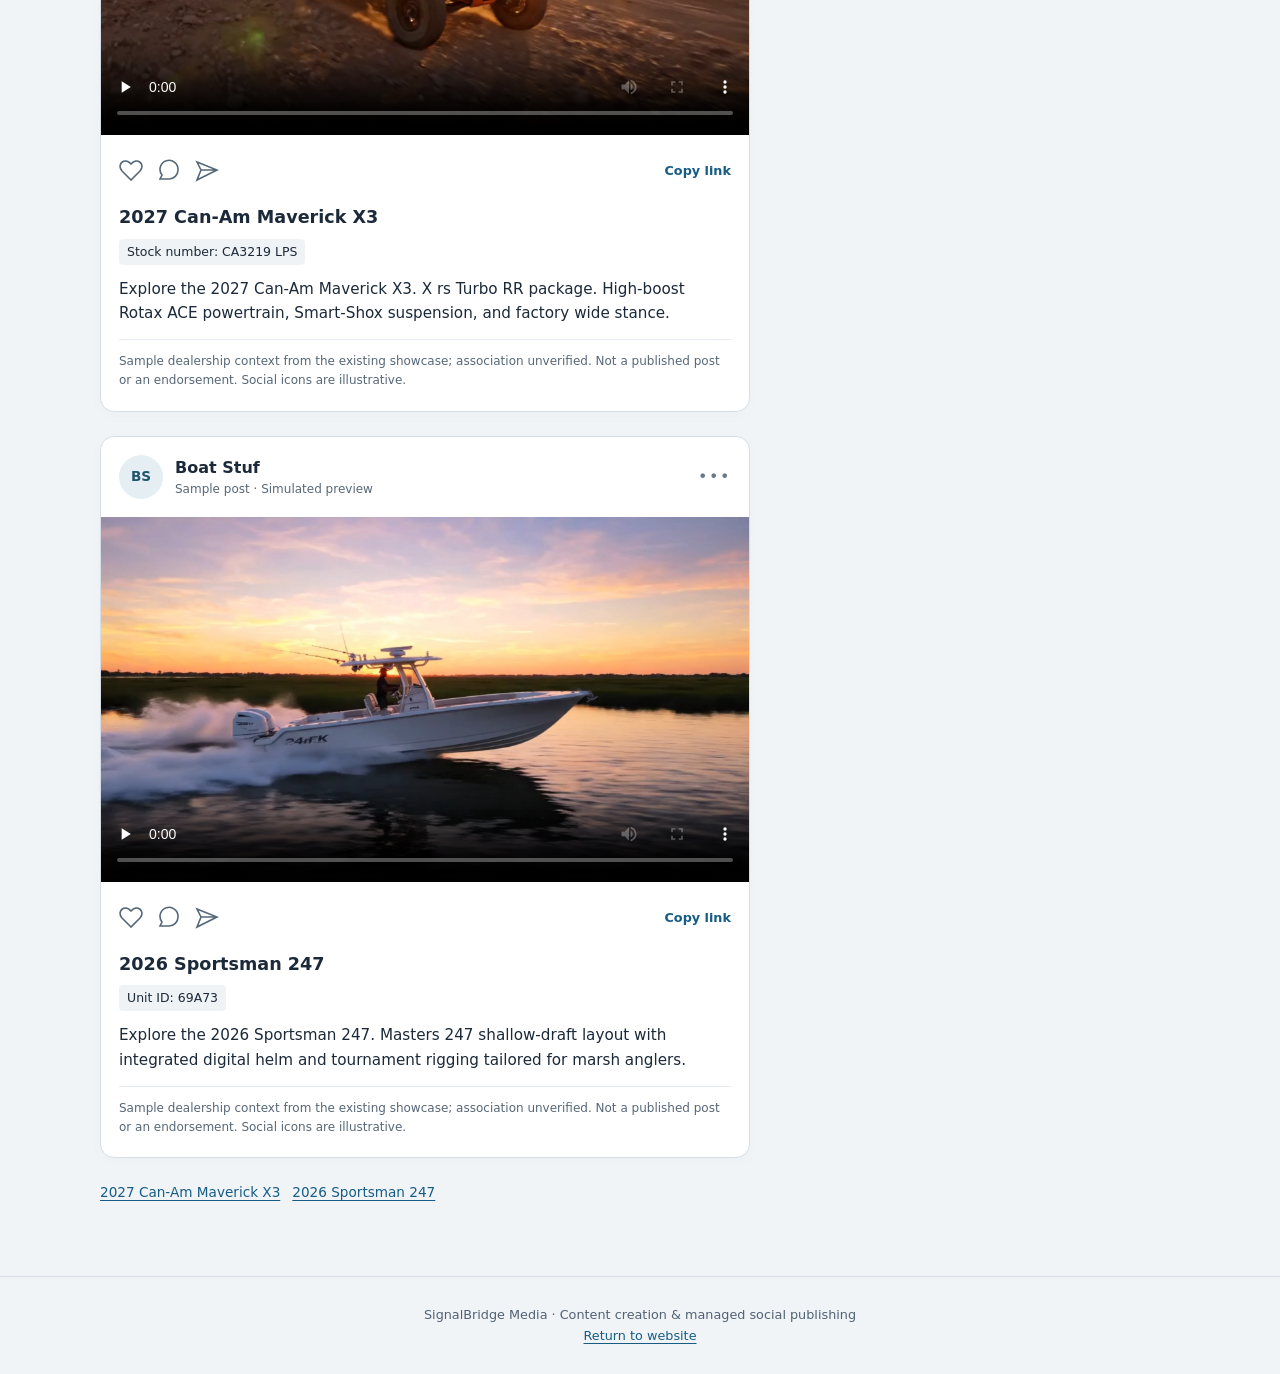
<file: preview.html>
<!doctype html>
<html lang="en">
<head>
  <meta charset="utf-8">
  <meta name="viewport" content="width=device-width, initial-scale=1">
  <meta name="robots" content="noindex, nofollow">
  <title>Social feed preview | SignalBridge Media</title>
  <link rel="stylesheet" href="preview.css">
  <script src="preview.js" defer></script>
</head>
<body>
  <a class="skip-link" href="#feed">Skip to sample posts</a>
  <header class="site-header"><a class="brand" href="index.html">SignalBridge<span>Media</span></a><span class="simulation-label">SIMULATED SOCIAL FEED</span><a class="back-link" href="index.html">← Back to website</a></header>
  <main>
    <section class="intro">
      <p class="eyebrow">YOUR INVENTORY. A MORE ACTIVE SOCIAL PRESENCE.</p>
      <h1>Picture your next post.</h1>
      <p>From inventory photos to polished video, captions, and consistent publishing. Explore a sample of how your dealership’s social feed could look.</p>
      <a class="intro-cta" href="#service">How the managed service works</a>
      <p class="disclosure">Simulation only. These are not published posts, client endorsements, or confirmation of inventory availability. This preview is not affiliated with Instagram or Facebook.</p>
    </section>
    <div class="layout">
      <section class="feed-column" aria-label="Social feed preview">
        <div class="feed-heading"><h2>Your feed preview</h2><span>Scroll to explore ↓</span></div>
        <p id="status" role="status">Loading demonstration…</p>
        <div id="feed" tabindex="-1" aria-label="Sample inventory posts"></div>
        <nav id="samples" aria-label="Open individual demonstrations"></nav>
      </section>
      <aside class="service-card" id="service">
        <p class="eyebrow">WE KEEP YOUR FEED MOVING</p>
        <h2>Your inventory.<br>Our ongoing service.</h2>
        <p>Already advertising, but struggling to post consistently? Put your existing photos and product details to work.</p>
        <ol><li><strong>We create.</strong> Short-form video using editing, motion graphics, and generative AI.</li><li><strong>We prepare.</strong> Captions and posts for your review.</li><li><strong>We publish.</strong> Approved content on an agreed schedule, through authorized account access.</li><li><strong>We keep going.</strong> Fresh content as your inventory changes.</li></ol>
        <a class="primary-link" href="mailto:rob@signalbridgemedia.com">Discuss managed social publishing</a>
        <a class="secondary-link" href="index.html">View services & packages</a>
        <p class="small">Nothing is posted to a social account from this preview.</p>
      </aside>
    </div>
    <noscript><p>JavaScript is needed to select a demonstration. <a href="index.html">View the existing showcase</a> or email rob@signalbridgemedia.com.</p></noscript>
  </main>
  <footer>SignalBridge Media · Content creation & managed social publishing<br><a href="index.html">Return to website</a></footer>
</body>
</html>
</file>
<file: homepage.css>
/* Homepage and shared navigation only; existing plans/intake styles remain intact. */
html { scroll-padding-top: 100px; }
body { background: #101414; }
main:has(#view-home.active) { max-width: 1320px; padding-top: 0; }
main:focus { outline: none; }
.home-skip { position: fixed; left: 16px; top: -100px; padding: 12px; background: #edece6; color: #101414; z-index: 200; }
.home-skip:focus { top: 12px; }
a:focus-visible, button:focus-visible { outline: 3px solid #d6cba8; outline-offset: 5px; }
.site-navigation { background: #101414f5; border-bottom: 1px solid #ffffff15; backdrop-filter: none; padding: 22px max(24px, calc((100vw - 1280px)/2)); gap: 20px; }
.wordmark { color: #f3f1e9; font: 750 1.3rem Inter, sans-serif; text-decoration: none; letter-spacing: -.06em; white-space: nowrap; }
.wordmark span { font-weight: 400; margin-left: 4px; }.wordmark i { margin-left: 12px; color: #cbbd94; font-style: normal; }
.site-navigation .header-nav { background: none; border: 0; padding: 0; gap: 22px; backdrop-filter: none; }
.site-navigation .nav-btn { font-size: .82rem; font-weight: 500; color: #b9c0bd; padding: 8px 0; text-decoration: none; border-radius: 0; border: 0; }
.site-navigation .nav-btn.active, .site-navigation .nav-btn:hover { background: none; color: #fff; border: 0; }
.nav-contact { font-size: .82rem; color: #eae8df; text-decoration: none; border: 1px solid #ffffff40; padding: 10px 16px; border-radius: 3px; }.nav-contact span { margin-left: 14px; }
.menu-toggle { display: none; }
#view-home { color: #eeeDE6; font-family: Inter, system-ui, sans-serif; }
#view-home h1, #view-home h2, #view-home h3 { font-family: inherit; font-weight: 500; letter-spacing: -.055em; }
#view-home p { line-height: 1.65; }
.home-eyebrow { color: #c9c0a9; font-size: .66rem; font-weight: 600; letter-spacing: .14em; margin-bottom: 24px; }
.home-eyebrow span { display: inline-block; width: 6px; height: 6px; background: #c9c0a9; border-radius: 50%; margin-right: 9px; vertical-align: middle; }
.home-intro { padding: 56px 0 42px; }.intro-grid { display: grid; grid-template-columns: 1.3fr 1fr; gap: 60px; align-items: end; }
#home-title { font-size: clamp(3rem, 5.5vw, 5rem); line-height: 1.03; margin: 0; }#home-title em { font-family: Georgia, serif; font-weight: 400; color: #cec3a7; }
.intro-copy { max-width: 450px; font-size: 1rem; }.intro-copy .home-muted { font-size: .88rem; margin: 14px 0 22px; }
.home-muted { color: #aab3af; }
.home-button { display: inline-flex; gap: 25px; align-items: center; padding: 14px 20px; background: #ddd4bd; color: #1b211f; border-radius: 3px; text-decoration: none; font-size: .8rem; font-weight: 600; line-height: 1.5; }.home-button:hover { background: #eee6d4; }
.feature-film { display: block; position: relative; overflow: hidden; border-radius: 4px; color: white; text-decoration: none; background: #1c2526; }
.feature-film video { width: 100%; aspect-ratio: 2.15; height: auto; object-fit: cover; }
.film-shade { position: absolute; inset: 0; background: linear-gradient(0deg, #000b, transparent 70%); pointer-events: none; }
.film-label { position: absolute; inset: auto 36px 30px; }.film-category { font-size: .6rem; letter-spacing: .15em; }.film-label > div { display: flex; align-items: end; justify-content: space-between; gap: 15px; }.film-label h2 { font-size: clamp(1.7rem, 3vw, 2.8rem); line-height: 1.08; margin: 12px 0; }.film-label p { font-size: .7rem; }.film-label p span { margin: 0 8px; }.film-play { font-size: 1.6rem; border: 1px solid #ffffff80; width: 48px; height: 48px; display: grid; place-items: center; border-radius: 50%; }
.feature-caption { display: flex; justify-content: space-between; gap: 15px; padding: 14px 0; color: #9da9a3; font-size: .72rem; }.feature-caption button { border: 0; background: none; color: #ddd4bd; font: inherit; cursor: pointer; text-decoration: underline; text-underline-offset: 4px; }
.home-service { padding: 88px 0; border-bottom: 1px solid #ffffff20; }.service-grid { display: grid; grid-template-columns: 1.3fr 1fr; gap: 60px; }.service-grid h2, .work-heading h2, .home-process h2 { font-size: clamp(2rem, 3.6vw, 3.2rem); line-height: 1.1; }.service-grid p { max-width: 470px; font-size: .95rem; margin-bottom: 16px; }.service-grid .home-service-note { font-size: .75rem; color: #c2b79d; margin-top: 26px; }
.home-work { padding: 80px 0; }.work-heading { display: flex; justify-content: space-between; gap: 28px; align-items: end; margin-bottom: 34px; }.work-heading > p { font-size: .82rem; }.work-grid { display: grid; grid-template-columns: 1fr 1fr; gap: 28px; }.work-film { display: block; position: relative; background: #1d2423; color: white; border-radius: 3px; overflow: hidden; }.work-film video { width: 100%; aspect-ratio: 16/9; height: auto; object-fit: contain; }.work-open { position: absolute; bottom: 16px; right: 16px; width: 36px; height: 36px; border-radius: 50%; background: #101414c0; display: grid; place-items: center; }.work-meta { display: flex; justify-content: space-between; gap: 12px; font-size: .6rem; letter-spacing: .07em; color: #aeb7b1; margin: 20px 0 10px; }.work-grid h3 { font-size: 1.4rem; }.work-link { display: inline-block; color: #d2c5a8; font-size: .75rem; text-decoration: none; margin-top: 12px; }.home-demo-note { color: #909d95; font-size: .7rem; max-width: 750px; margin-top: 26px; }
.home-process { display: grid; grid-template-columns: 1fr 1fr; gap: 70px; border-top: 1px solid #ffffff20; border-bottom: 1px solid #ffffff20; padding: 70px 0; }.process-list { list-style: none; }.process-list li { display: flex; gap: 26px; padding: 24px 0; border-bottom: 1px solid #ffffff15; }.process-list li:first-child { padding-top: 0; }.process-list li:last-child { border: 0; padding-bottom: 0; }.process-list li > span { font-size: .65rem; color: #c9c0a9; padding-top: 5px; }.process-list h3 { font-size: 1.2rem; margin-bottom: 10px; }.process-list p { color: #aab3af; font-size: .85rem; }
.home-closing { text-align: center; padding: 90px 0 50px; }.home-closing h2 { font-size: clamp(2.7rem, 5.5vw, 4.7rem); line-height: 1.05; }.home-closing > p:not(.home-eyebrow) { font-size: .9rem; color: #aab3af; margin: 24px 0; }.home-closing > div { display: flex; justify-content: center; gap: 24px; align-items: center; flex-wrap: wrap; }.home-text-link { color: #c9c0a9; font-size: .8rem; text-decoration: none; }
#inventory, #workflow { scroll-margin-top: 100px; }
@media (max-width: 900px) { .site-navigation .header-nav { gap: 15px; }.intro-grid, .service-grid { gap: 30px; }.home-process { gap: 35px; }.wordmark { font-size: 1.1rem; } }
@media (max-width: 700px) { .site-navigation { flex-wrap: wrap; padding: 18px 20px; }.menu-toggle { display: flex; gap: 16px; background: none; border: 0; color: #eeeDE6; font: 500 .85rem Inter, sans-serif; padding: 8px 0 8px 12px; }.site-navigation .header-nav { display: none; width: 100%; flex-direction: column; align-items: stretch; gap: 0; white-space: normal; }.site-navigation .header-nav.is-open { display: flex; }.site-navigation .nav-btn { padding: 14px 0; border-bottom: 1px solid #ffffff15; }.nav-contact { margin-top: 14px; text-align: center; }main { padding: 0 20px 32px; }.home-intro { padding: 32px 0; }.home-eyebrow { font-size: .59rem; letter-spacing: .1em; margin-bottom: 20px; }.intro-grid, .service-grid, .home-process { grid-template-columns: 1fr; gap: 24px; }#home-title { font-size: clamp(2.6rem, 10vw, 4.2rem); }.intro-copy { font-size: .95rem; max-width: none; }.feature-film video { aspect-ratio: 1.3; }.film-label { inset: auto 18px 18px; }.film-label h2 { font-size: 1.8rem; }.film-play { width: 38px; height: 38px; }.feature-caption { font-size: .64rem; align-items: start; }.feature-caption p { max-width: 55%; }.home-service, .home-work { padding: 48px 0; }.work-heading { align-items: start; flex-direction: column; gap: 18px; }.work-heading h2, .service-grid h2, .home-process h2 { font-size: 2.2rem; }.work-grid { grid-template-columns: 1fr; gap: 38px; }.home-process { padding: 48px 0; }.home-closing { padding: 55px 0 20px; }.home-closing .home-button { font-size: .72rem; } }
@media (prefers-reduced-motion: reduce) { html { scroll-behavior: auto; } }

/* The first screen pairs the service proposition with one fictional social feed. */
.home-feed-intro { display: grid; grid-template-columns: minmax(0, 1fr) minmax(0, 1.12fr); align-items: center; gap: clamp(28px, 5vw, 74px); padding: 42px 0 32px; }
.home-feed-intro #home-title { font-size: clamp(2.7rem, 4.4vw, 4.1rem); }
.home-feed-intro .intro-copy { margin-top: 26px; max-width: 460px; }
.feed-intro-note { font-size: .72rem; color: #9da9a3; margin-top: 22px; }
.social-showcase { min-width: 0; border: 1px solid #ffffff25; border-radius: 12px; background: #19201f; overflow: hidden; box-shadow: 0 24px 60px #0003; }
.showcase-topline { display: flex; justify-content: space-between; gap: 10px; align-items: center; padding: 13px 18px; border-bottom: 1px solid #ffffff15; color: #c9c0a9; font-size: .6rem; letter-spacing: .09em; }
.showcase-simulation { color: #b9c6be; letter-spacing: .04em; }
.showcase-profile { display: flex; align-items: center; gap: 11px; padding: 16px 18px; }
.showcase-avatar { display: grid; place-items: center; width: 36px; height: 36px; border-radius: 50%; background: #d6cbb2; color: #202720; font-size: .7rem; font-weight: 700; }
.showcase-profile p { font-size: .83rem; font-weight: 600; }.showcase-profile div > span { font-size: .66rem; color: #aab3af; }.showcase-mark { margin-left: auto; color: #aab3af; }
.showcase-media { position: relative; background: #101414; }
.showcase-media video { width: 100%; height: auto; aspect-ratio: 16/9; object-fit: contain; cursor: default; }
.showcase-media-label { position: absolute; bottom: 10px; left: 14px; background: #101414d9; padding: 4px 7px; color: #eeeDE6; font-size: .55rem; letter-spacing: .06em; pointer-events: none; }
.showcase-copy { padding: 16px 18px 12px; }.showcase-vehicle { display: flex; justify-content: space-between; gap: 8px; flex-wrap: wrap; align-items: baseline; }#view-home .showcase-vehicle h2 { font-size: 1.15rem; letter-spacing: -.025em; }.showcase-vehicle p { font-size: .65rem; color: #c9c0a9; }
#showcase-caption { font-size: .83rem; color: #ced3cd; margin: 10px 0; }.showcase-copy a { display: inline-block; font-size: .7rem; color: #d6cbb2; padding: 5px 0; text-underline-offset: 4px; }
.showcase-controls { display: flex; align-items: center; gap: 8px; padding: 6px 18px 10px; }.showcase-controls button { border: 1px solid #ffffff30; border-radius: 5px; background: transparent; color: #eeeDE6; min-width: 44px; min-height: 44px; padding: 8px 12px; font: 500 .8rem Inter, sans-serif; cursor: pointer; }.showcase-controls button:disabled { opacity: .5; cursor: default; }.showcase-controls > span { font-size: .7rem; min-width: 36px; text-align: center; color: #b9c6be; }#showcase-toggle { margin-left: auto; min-width: 78px; }
#view-home .showcase-status { padding: 0 18px; color: #d6cbb2; font-size: .75rem; }#view-home .showcase-status:empty { display: none; }
#view-home .showcase-disclaimer { color: #aab3af; font-size: .65rem; padding: 10px 18px 15px; }
.work-film img { display: block; width: 100%; height: auto; aspect-ratio: 16/9; object-fit: contain; }
@media (max-width: 900px) { .home-feed-intro { gap: 24px; }.home-feed-intro #home-title { font-size: 2.7rem; }.home-feed-intro .intro-copy { font-size: .9rem; } }
@media (max-width: 700px) { .home-feed-intro { grid-template-columns: 1fr; gap: 22px; padding-top: 22px; }.home-feed-intro #home-title { font-size: clamp(2.2rem, 9vw, 3.5rem); }.home-feed-intro .home-eyebrow { margin-bottom: 14px; }.home-feed-intro .intro-copy { margin-top: 15px; }.home-feed-intro .intro-copy > p:first-child { font-size: .88rem; }.home-feed-intro .intro-copy .home-muted { font-size: .8rem; margin: 10px 0 12px; }.home-feed-intro .home-button { padding: 10px 14px; font-size: .73rem; }.feed-intro-note { display: none; }.showcase-profile { padding: 12px 14px; }.showcase-copy { padding: 14px; }.showcase-topline { padding: 10px 14px; }.showcase-controls { padding-left: 14px; padding-right: 14px; } }
@media (max-width: 400px) {
  .site-navigation { padding-top: 14px; padding-bottom: 14px; }
  .home-feed-intro { padding-top: 14px; gap: 14px; }
  .home-feed-intro .home-eyebrow { margin-bottom: 10px; }
  .home-feed-intro .intro-copy { margin-top: 12px; }
  .home-feed-intro .intro-copy .home-muted { margin: 8px 0 10px; }
  .showcase-profile { padding-top: 8px; padding-bottom: 8px; }
  .showcase-topline { padding-top: 8px; padding-bottom: 8px; }
}
</file>
<file: preview.css>
:root { color-scheme: light; font-family: system-ui, -apple-system, BlinkMacSystemFont, "Segoe UI", sans-serif; color: #1b2939; background: #f1f4f7; line-height: 1.6; }
* { box-sizing: border-box; }
body { margin: 0; }
a { color: #165c85; text-underline-offset: 3px; }
a:focus-visible, button:focus-visible, video:focus-visible, [tabindex]:focus-visible { outline: 3px solid #bd5108; outline-offset: 4px; }
.skip-link { position: fixed; top: -100px; left: 12px; z-index: 20; background: white; padding: 12px; }
.skip-link:focus { top: 8px; }
.site-header { position: sticky; top: 0; z-index: 10; display: flex; align-items: center; justify-content: space-between; flex-wrap: wrap; gap: 10px 20px; padding: 16px max(18px, calc((100% - 1120px)/2)); background: #102436; color: white; }
.brand { font-weight: 800; font-size: 1.1rem; color: white; text-decoration: none; letter-spacing: -.04em; }
.brand span { color: #83c4db; font-weight: 400; margin-left: 3px; }
.simulation-label { background: #d9eef5; color: #17425b; border-radius: 6px; padding: 5px 9px; font-size: .68rem; font-weight: 800; letter-spacing: .08em; }
.back-link { color: white; font-size: .85rem; }
main { max-width: 1120px; margin: auto; padding: 0 20px 48px; }
.intro { max-width: 740px; padding: 38px 0 22px; }
.eyebrow { font-size: .72rem; font-weight: 800; letter-spacing: .1em; color: #276079; }
h1 { font-size: clamp(2rem, 5vw, 3.3rem); letter-spacing: -.05em; line-height: 1.1; margin: 10px 0 16px; }
h2 { line-height: 1.3; letter-spacing: -.025em; }
.disclosure, .small { font-size: .8rem; color: #506174; }
.layout { display: grid; grid-template-columns: minmax(0, 650px) minmax(0, 330px); gap: 36px; align-items: start; }
.feed-column { min-width: 0; }
.feed-heading { display: flex; justify-content: space-between; align-items: center; gap: 12px; }
.feed-heading h2 { font-size: 1.1rem; }
.feed-heading span { font-size: .8rem; color: #506174; }
#status { font-size: .85rem; overflow-wrap: anywhere; }
.post { background: white; border: 1px solid #d5dee7; border-radius: 14px; overflow: hidden; margin-bottom: 24px; box-shadow: 0 4px 18px #10243605; }
.post-heading { display: flex; align-items: center; gap: 12px; padding: 18px; }
.avatar { display: grid; place-items: center; flex-shrink: 0; width: 44px; height: 44px; background: #e5eff3; color: #20556c; border-radius: 50%; font-weight: 800; font-size: .85rem; }
.post-identity { min-width: 0; flex: 1; }
.dealer-name { margin: 0; font-weight: 750; overflow-wrap: anywhere; }
.post-meta { margin: 0; font-size: .75rem; color: #576777; }
.post-more { color: #6a7989; letter-spacing: .1em; }
.selected-tag { background: #e6f3ee; color: #235e46; padding: 7px 18px; font-size: .72rem; font-weight: 700; }
.video-wrap { background: #101827; }
video { display: block; width: 100%; aspect-ratio: 16/9; background: #101827; object-fit: contain; }
.video-error { padding: 16px; background: #fff2e8; color: #703700; margin: 0; font-size: .9rem; }
.post-body { padding: 16px 18px 20px; }
.post-actions { display: flex; gap: 14px; align-items: center; padding-bottom: 12px; }
.action-symbol { display: inline-flex; color: #556778; }
.action-symbol svg { width: 24px; height: 24px; }
.share-button { margin-left: auto; border: 0; background: none; font: inherit; color: #165c85; font-size: .8rem; font-weight: 650; padding: 10px 0 10px 12px; cursor: pointer; }
.inventory-title { margin: 0 0 6px; font-size: 1.1rem; }
.reference { display: inline-block; background: #f0f3f6; padding: 3px 8px; font-size: .78rem; border-radius: 4px; margin: 0 0 12px; }
.caption { margin: 0 0 14px; font-size: .95rem; }
.post-note { font-size: .75rem; color: #576777; padding-top: 12px; border-top: 1px solid #e5eaf0; margin: 0; }
#samples { display: flex; gap: 12px; flex-wrap: wrap; font-size: .85rem; margin: 24px 0; }
.service-card { position: sticky; top: 24px; background: white; border: 1px solid #d5dee7; border-radius: 14px; padding: 26px; margin-top: 62px; }
.service-card h2 { font-size: 1.7rem; margin: 8px 0 18px; }
.service-card p, .service-card li { font-size: .9rem; }
.service-card ol { padding-left: 20px; }
.service-card li { padding-left: 4px; margin: 14px 0; }
.primary-link { display: block; padding: 14px; background: #174f69; color: white; border-radius: 8px; text-align: center; text-decoration: none; font-weight: 650; }
.secondary-link { display: block; padding: 14px 0; text-align: center; font-size: .85rem; }
footer { text-align: center; font-size: .8rem; color: #506174; padding: 28px 18px; border-top: 1px solid #d5dee7; }
@media (max-width: 800px) { .layout { grid-template-columns: minmax(0, 620px); justify-content: center; gap: 8px; } .intro { padding-top: 26px; } .service-card { position: static; margin-top: 0; } }
@media (max-width: 480px) { main { padding: 0 12px 32px; } .site-header { padding: 14px 12px; } .back-link { width: 100%; } .intro { padding: 20px 4px 8px; } .post { border-radius: 10px; } .post-heading { padding: 14px; gap: 10px; } .post-body { padding: 12px 14px 16px; } .feed-heading span { font-size: .75rem; } }

#feed, #service { scroll-margin-top: 120px; }
.intro-cta { display: inline-block; padding: 8px 0; font-weight: 650; font-size: .9rem; }
.share-result { overflow-wrap: anywhere; font-size: .8rem; }
</file>
